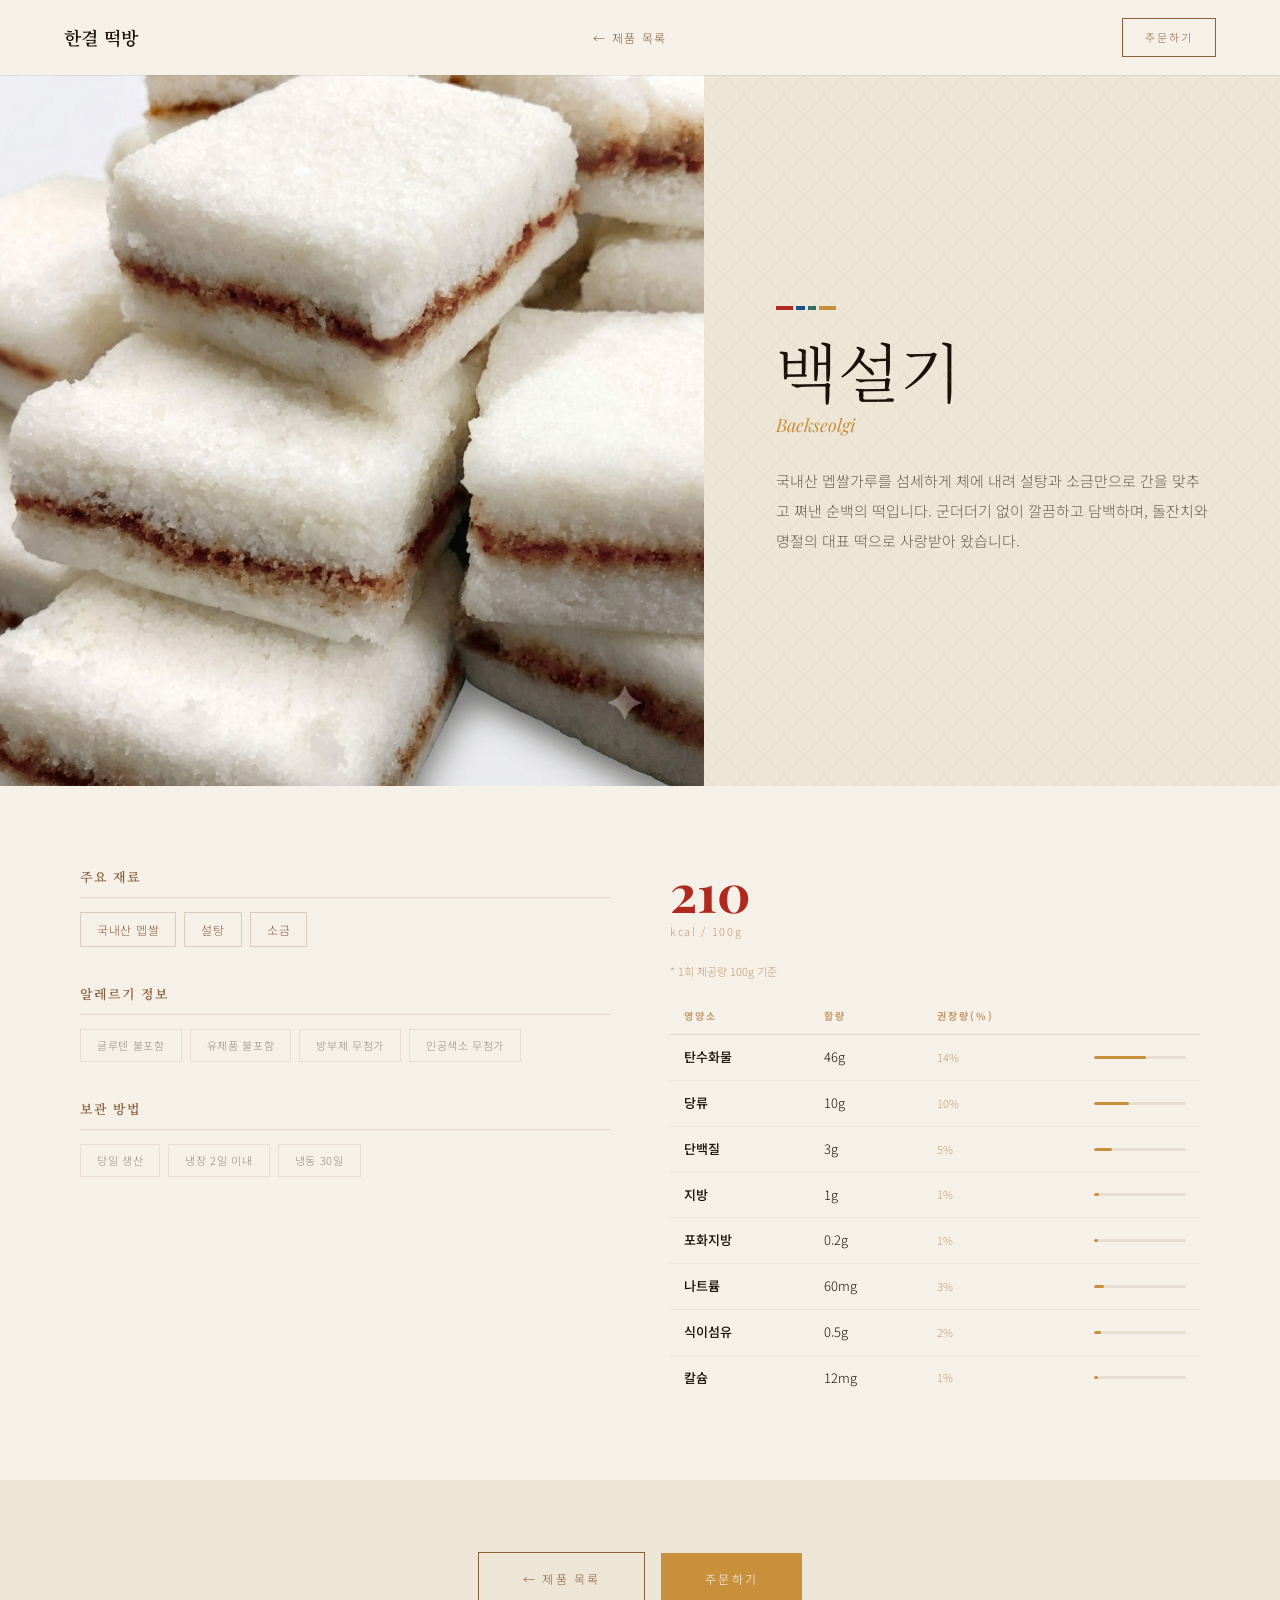
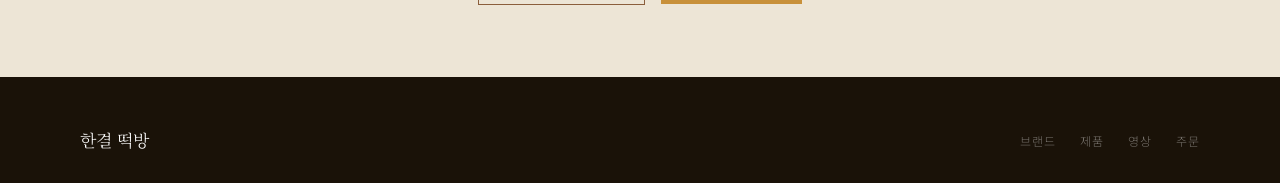
<file: products/baekseolgi.html>
<!DOCTYPE html>
<html lang="ko">
<head>
  <meta charset="UTF-8"><meta name="viewport" content="width=device-width, initial-scale=1.0">
  <title>백설기 — 한결 떡방</title>
  <link rel="preconnect" href="https://fonts.googleapis.com"><link rel="preconnect" href="https://fonts.gstatic.com" crossorigin>
  <link href="https://fonts.googleapis.com/css2?family=Noto+Serif+KR:wght@300;400;600;700&family=Noto+Sans+KR:wght@300;400;500&family=Playfair+Display:ital,wght@0,400;0,700;1,400&display=swap" rel="stylesheet">
  <style>
    :root{--cream:#F5F0E8;--cream-dark:#EDE5D6;--brown-deep:#1A1208;--brown-mid:#8B5E3C;--brown-light:#C49A6C;--gold:#C8903A;--dan-red:#B0291F;--dan-blue:#1D4E8C;--dan-green:#2D6E5B;}
    *,*::before,*::after{box-sizing:border-box;margin:0;padding:0;}
    body{background:var(--cream);color:var(--brown-deep);font-family:'Noto Sans KR',sans-serif;font-weight:300;line-height:1.75;}
    nav{position:sticky;top:0;z-index:200;display:flex;align-items:center;justify-content:space-between;padding:18px 64px;background:rgba(245,240,232,0.97);backdrop-filter:blur(16px);box-shadow:0 1px 0 rgba(139,94,60,0.12);}
    .nav-logo{font-family:'Noto Serif KR',serif;font-size:18px;font-weight:600;color:var(--brown-deep);text-decoration:none;}
    .nav-back{font-size:12px;letter-spacing:0.14em;color:var(--brown-mid);text-decoration:none;}
    .nav-back:hover{color:var(--brown-deep);}
    .nav-order{padding:9px 22px;border:1px solid var(--brown-mid);font-size:11px;letter-spacing:0.18em;color:var(--brown-mid);text-decoration:none;transition:all .3s;}
    .nav-order:hover{background:var(--gold);border-color:var(--gold);color:#fff;}
    .product-hero{display:grid;grid-template-columns:55% 45%;min-height:72vh;overflow:hidden;}
    .hero-img{position:relative;overflow:hidden;}
    .hero-img img{width:100%;height:100%;object-fit:cover;}
    .hero-info{background:var(--cream-dark);padding:80px 72px;display:flex;flex-direction:column;justify-content:center;position:relative;overflow:hidden;}
    .hero-info::before{content:'';position:absolute;inset:0;background-image:url("data:image/svg+xml,%3Csvg xmlns='http://www.w3.org/2000/svg' width='40' height='40'%3E%3Cpath d='M0 20 L20 0 L40 20 L20 40 Z' fill='none' stroke='%23A89070' stroke-width='0.8' opacity='0.2'/%3E%3C/svg%3E");pointer-events:none;}
    .deco-bar{display:flex;height:4px;gap:3px;width:60px;margin-bottom:24px;}
    .deco-bar span:nth-child(1){flex:2;background:var(--dan-red);}
    .deco-bar span:nth-child(2){flex:1;background:var(--dan-blue);}
    .deco-bar span:nth-child(3){flex:1;background:var(--dan-green);}
    .deco-bar span:nth-child(4){flex:2;background:var(--gold);}
    .product-name-kr{font-family:'Noto Serif KR',serif;font-size:clamp(40px,5vw,68px);font-weight:300;color:var(--brown-deep);margin-bottom:6px;line-height:1.1;}
    .product-name-en{font-family:'Playfair Display',serif;font-size:18px;font-style:italic;color:var(--gold);margin-bottom:24px;}
    .product-desc{font-size:15px;line-height:2;color:rgba(26,18,8,.62);}
    .content{padding:80px;display:grid;grid-template-columns:1fr 1fr;gap:60px;align-items:start;}
    .block{margin-bottom:36px;}
    .block h4{font-family:'Noto Serif KR',serif;font-size:13px;font-weight:600;color:var(--brown-mid);letter-spacing:0.08em;margin-bottom:14px;padding-bottom:8px;border-bottom:1px solid rgba(139,94,60,.15);}
    .tag-list{display:flex;flex-wrap:wrap;gap:8px;}
    .tag{padding:6px 16px;border:1px solid rgba(139,94,60,.25);font-size:12px;letter-spacing:0.06em;color:var(--brown-mid);}
    .tag.note{border-color:rgba(139,94,60,.12);color:rgba(26,18,8,.45);font-size:11px;}
    .kcal-display{font-family:'Playfair Display',serif;font-size:52px;font-weight:700;color:var(--dan-red);line-height:1;margin-bottom:4px;}
    .kcal-label{font-size:11px;letter-spacing:0.15em;color:var(--brown-light);margin-bottom:20px;}
    .nutri-note{font-size:11px;color:var(--brown-light);margin-bottom:16px;}
    table{width:100%;border-collapse:collapse;}
    thead th{padding:10px 14px;font-size:10px;letter-spacing:.2em;color:var(--brown-light);border-bottom:1px solid rgba(139,94,60,.18);text-align:left;}
    tbody td{padding:11px 14px;font-size:13px;border-bottom:1px solid rgba(139,94,60,.07);}
    tbody tr:last-child td{border-bottom:none;}
    tbody td:first-child{font-weight:500;}
    .bar-wrap{display:flex;align-items:center;gap:8px;}
    .bar-track{flex:1;height:3px;background:rgba(139,94,60,.12);border-radius:2px;overflow:hidden;}
    .bar-fill{height:100%;background:var(--gold);border-radius:2px;}
    .pct{font-size:11px;color:var(--brown-light);min-width:34px;}
    .back-bar{text-align:center;padding:72px 40px;background:var(--cream-dark);}
    .btn-back{display:inline-block;padding:15px 44px;border:1px solid var(--brown-mid);color:var(--brown-mid);font-size:12px;letter-spacing:0.18em;text-decoration:none;transition:all .3s;margin-right:12px;}
    .btn-back:hover{background:var(--brown-mid);color:#fff;}
    .btn-order{display:inline-block;padding:15px 44px;background:var(--gold);color:#fff;font-size:12px;letter-spacing:0.18em;text-decoration:none;transition:all .3s;}
    .btn-order:hover{background:var(--dan-red);}
    footer{background:#1A1208;padding:48px 80px 28px;display:flex;align-items:center;justify-content:space-between;}
    .footer-name{font-family:'Noto Serif KR',serif;font-size:17px;color:#fff;}
    .footer-links{display:flex;gap:24px;}
    .footer-links a{font-size:12px;letter-spacing:.08em;color:rgba(255,255,255,.4);text-decoration:none;}
    .footer-links a:hover{color:rgba(255,255,255,.75);}
    @media(max-width:960px){nav{padding:16px 28px;}.product-hero{grid-template-columns:1fr;}.hero-img{min-height:50vw;}.hero-info{padding:48px 40px;}.content{grid-template-columns:1fr;padding:60px 40px;}}
    @media(max-width:640px){.hero-info{padding:40px 24px;}.content{padding:48px 24px;}footer{flex-direction:column;gap:20px;padding:40px 24px 24px;text-align:center;}}
  </style>
</head>
<body>
<nav>
  <a href="../index.html" class="nav-logo">한결 떡방</a>
  <a href="../index.html#products" class="nav-back">← 제품 목록</a>
  <a href="../index.html#order" class="nav-order">주문하기</a>
</nav>
<section class="product-hero">
  <div class="hero-img"><img src="../images/baekseolgi.png" alt="백설기"></div>
  <div class="hero-info">
    <div class="deco-bar"><span></span><span></span><span></span><span></span></div>
    <div class="product-name-kr">백설기</div>
    <div class="product-name-en">Baekseolgi</div>
    <p class="product-desc">국내산 멥쌀가루를 섬세하게 체에 내려 설탕과 소금만으로 간을 맞추고 쪄낸 순백의 떡입니다. 군더더기 없이 깔끔하고 담백하며, 돌잔치와 명절의 대표 떡으로 사랑받아 왔습니다.</p>
  </div>
</section>
<div class="content">
  <div>
    <div class="block">
      <h4>주요 재료</h4>
      <div class="tag-list"><span class="tag">국내산 멥쌀</span><span class="tag">설탕</span><span class="tag">소금</span></div>
    </div>
    <div class="block">
      <h4>알레르기 정보</h4>
      <div class="tag-list"><span class="tag note">글루텐 불포함</span><span class="tag note">유제품 불포함</span><span class="tag note">방부제 무첨가</span><span class="tag note">인공색소 무첨가</span></div>
    </div>
    <div class="block">
      <h4>보관 방법</h4>
      <div class="tag-list"><span class="tag note">당일 생산</span><span class="tag note">냉장 2일 이내</span><span class="tag note">냉동 30일</span></div>
    </div>
  </div>
  <div>
    <div class="kcal-display">210</div>
    <div class="kcal-label">kcal / 100g</div>
    <p class="nutri-note">* 1회 제공량 100g 기준</p>
    <table>
      <thead><tr><th>영양소</th><th>함량</th><th>권장량(%)</th><th style="width:120px;"></th></tr></thead>
      <tbody>
        <tr><td>탄수화물</td><td>46g</td><td class="pct">14%</td><td><div class="bar-wrap"><div class="bar-track"><div class="bar-fill" style="width:57%"></div></div></div></td></tr>
        <tr><td>당류</td><td>10g</td><td class="pct">10%</td><td><div class="bar-wrap"><div class="bar-track"><div class="bar-fill" style="width:38%"></div></div></div></td></tr>
        <tr><td>단백질</td><td>3g</td><td class="pct">5%</td><td><div class="bar-wrap"><div class="bar-track"><div class="bar-fill" style="width:20%"></div></div></div></td></tr>
        <tr><td>지방</td><td>1g</td><td class="pct">1%</td><td><div class="bar-wrap"><div class="bar-track"><div class="bar-fill" style="width:5%"></div></div></div></td></tr>
        <tr><td>포화지방</td><td>0.2g</td><td class="pct">1%</td><td><div class="bar-wrap"><div class="bar-track"><div class="bar-fill" style="width:4%"></div></div></div></td></tr>
        <tr><td>나트륨</td><td>60mg</td><td class="pct">3%</td><td><div class="bar-wrap"><div class="bar-track"><div class="bar-fill" style="width:11%"></div></div></div></td></tr>
        <tr><td>식이섬유</td><td>0.5g</td><td class="pct">2%</td><td><div class="bar-wrap"><div class="bar-track"><div class="bar-fill" style="width:8%"></div></div></div></td></tr>
        <tr><td>칼슘</td><td>12mg</td><td class="pct">1%</td><td><div class="bar-wrap"><div class="bar-track"><div class="bar-fill" style="width:4%"></div></div></div></td></tr>
      </tbody>
    </table>
  </div>
</div>
<div class="back-bar">
  <a href="../index.html#products" class="btn-back">← 제품 목록</a>
  <a href="../index.html#order" class="btn-order">주문하기</a>
</div>
<footer>
  <span class="footer-name">한결 떡방</span>
  <div class="footer-links">
    <a href="../index.html#story">브랜드</a><a href="../index.html#products">제품</a>
    <a href="../index.html#video">영상</a><a href="../index.html#order">주문</a>
  </div>
</footer>
</body>
</html>
</file>
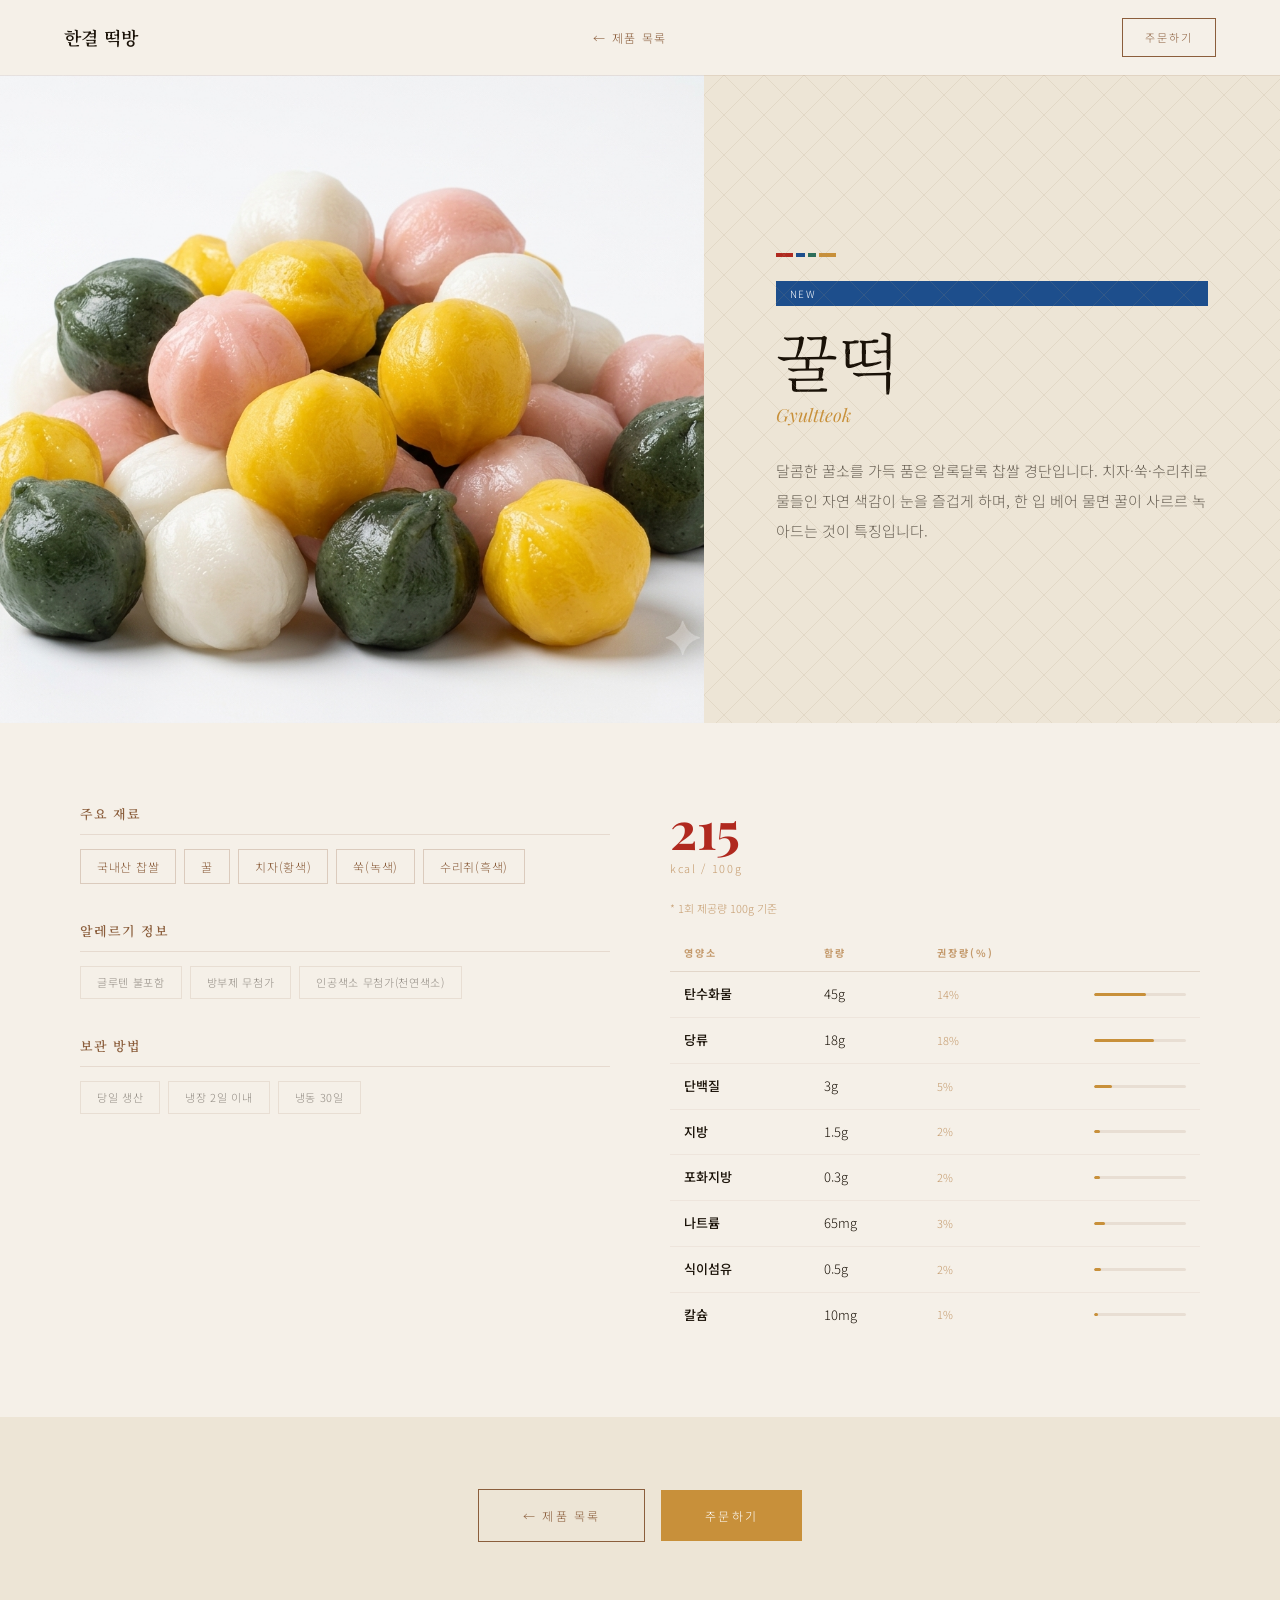
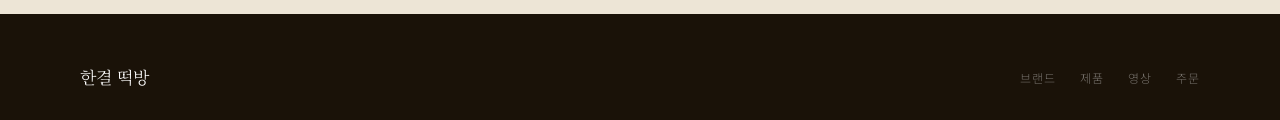
<file: products/gyultteok.html>
<!DOCTYPE html>
<html lang="ko">
<head>
  <meta charset="UTF-8"><meta name="viewport" content="width=device-width, initial-scale=1.0">
  <title>꿀떡 — 한결 떡방</title>
  <link rel="preconnect" href="https://fonts.googleapis.com"><link rel="preconnect" href="https://fonts.gstatic.com" crossorigin>
  <link href="https://fonts.googleapis.com/css2?family=Noto+Serif+KR:wght@300;400;600;700&family=Noto+Sans+KR:wght@300;400;500&family=Playfair+Display:ital,wght@0,400;0,700;1,400&display=swap" rel="stylesheet">
  <style>
    :root{--cream:#F5F0E8;--cream-dark:#EDE5D6;--brown-deep:#1A1208;--brown-mid:#8B5E3C;--brown-light:#C49A6C;--gold:#C8903A;--dan-red:#B0291F;--dan-blue:#1D4E8C;--dan-green:#2D6E5B;}
    *,*::before,*::after{box-sizing:border-box;margin:0;padding:0;}
    body{background:var(--cream);color:var(--brown-deep);font-family:'Noto Sans KR',sans-serif;font-weight:300;line-height:1.75;}
    nav{position:sticky;top:0;z-index:200;display:flex;align-items:center;justify-content:space-between;padding:18px 64px;background:rgba(245,240,232,0.97);backdrop-filter:blur(16px);box-shadow:0 1px 0 rgba(139,94,60,0.12);}
    .nav-logo{font-family:'Noto Serif KR',serif;font-size:18px;font-weight:600;color:var(--brown-deep);text-decoration:none;}
    .nav-back{font-size:12px;letter-spacing:0.14em;color:var(--brown-mid);text-decoration:none;}
    .nav-order{padding:9px 22px;border:1px solid var(--brown-mid);font-size:11px;letter-spacing:0.18em;color:var(--brown-mid);text-decoration:none;transition:all .3s;}
    .nav-order:hover{background:var(--gold);border-color:var(--gold);color:#fff;}
    .product-hero{display:grid;grid-template-columns:55% 45%;min-height:72vh;overflow:hidden;}
    .hero-img{position:relative;overflow:hidden;}
    .hero-img img{width:100%;height:100%;object-fit:cover;}
    .hero-info{background:var(--cream-dark);padding:80px 72px;display:flex;flex-direction:column;justify-content:center;position:relative;overflow:hidden;}
    .hero-info::before{content:'';position:absolute;inset:0;background-image:url("data:image/svg+xml,%3Csvg xmlns='http://www.w3.org/2000/svg' width='40' height='40'%3E%3Cpath d='M0 20 L20 0 L40 20 L20 40 Z' fill='none' stroke='%23A89070' stroke-width='0.8' opacity='0.2'/%3E%3C/svg%3E");pointer-events:none;}
    .deco-bar{display:flex;height:4px;gap:3px;width:60px;margin-bottom:24px;}
    .deco-bar span:nth-child(1){flex:2;background:var(--dan-red);}
    .deco-bar span:nth-child(2){flex:1;background:var(--dan-blue);}
    .deco-bar span:nth-child(3){flex:1;background:var(--dan-green);}
    .deco-bar span:nth-child(4){flex:2;background:var(--gold);}
    .tag-badge{display:inline-block;padding:4px 14px;background:var(--dan-blue);font-size:10px;letter-spacing:0.14em;color:#fff;margin-bottom:18px;}
    .product-name-kr{font-family:'Noto Serif KR',serif;font-size:clamp(40px,5vw,68px);font-weight:300;color:var(--brown-deep);margin-bottom:6px;line-height:1.1;}
    .product-name-en{font-family:'Playfair Display',serif;font-size:18px;font-style:italic;color:var(--gold);margin-bottom:24px;}
    .product-desc{font-size:15px;line-height:2;color:rgba(26,18,8,.62);}
    .content{padding:80px;display:grid;grid-template-columns:1fr 1fr;gap:60px;align-items:start;}
    .block{margin-bottom:36px;}
    .block h4{font-family:'Noto Serif KR',serif;font-size:13px;font-weight:600;color:var(--brown-mid);letter-spacing:0.08em;margin-bottom:14px;padding-bottom:8px;border-bottom:1px solid rgba(139,94,60,.15);}
    .tag-list{display:flex;flex-wrap:wrap;gap:8px;}
    .tag{padding:6px 16px;border:1px solid rgba(139,94,60,.25);font-size:12px;letter-spacing:0.06em;color:var(--brown-mid);}
    .tag.note{border-color:rgba(139,94,60,.12);color:rgba(26,18,8,.45);font-size:11px;}
    .kcal-display{font-family:'Playfair Display',serif;font-size:52px;font-weight:700;color:var(--dan-red);line-height:1;margin-bottom:4px;}
    .kcal-label{font-size:11px;letter-spacing:0.15em;color:var(--brown-light);margin-bottom:20px;}
    .nutri-note{font-size:11px;color:var(--brown-light);margin-bottom:16px;}
    table{width:100%;border-collapse:collapse;}
    thead th{padding:10px 14px;font-size:10px;letter-spacing:.2em;color:var(--brown-light);border-bottom:1px solid rgba(139,94,60,.18);text-align:left;}
    tbody td{padding:11px 14px;font-size:13px;border-bottom:1px solid rgba(139,94,60,.07);}
    tbody tr:last-child td{border-bottom:none;}
    tbody td:first-child{font-weight:500;}
    .bar-wrap{display:flex;align-items:center;gap:8px;}
    .bar-track{flex:1;height:3px;background:rgba(139,94,60,.12);border-radius:2px;overflow:hidden;}
    .bar-fill{height:100%;background:var(--gold);border-radius:2px;}
    .pct{font-size:11px;color:var(--brown-light);min-width:34px;}
    .back-bar{text-align:center;padding:72px 40px;background:var(--cream-dark);}
    .btn-back{display:inline-block;padding:15px 44px;border:1px solid var(--brown-mid);color:var(--brown-mid);font-size:12px;letter-spacing:0.18em;text-decoration:none;transition:all .3s;margin-right:12px;}
    .btn-back:hover{background:var(--brown-mid);color:#fff;}
    .btn-order{display:inline-block;padding:15px 44px;background:var(--gold);color:#fff;font-size:12px;letter-spacing:0.18em;text-decoration:none;transition:all .3s;}
    .btn-order:hover{background:var(--dan-red);}
    footer{background:#1A1208;padding:48px 80px 28px;display:flex;align-items:center;justify-content:space-between;}
    .footer-name{font-family:'Noto Serif KR',serif;font-size:17px;color:#fff;}
    .footer-links{display:flex;gap:24px;}
    .footer-links a{font-size:12px;letter-spacing:.08em;color:rgba(255,255,255,.4);text-decoration:none;}
    .footer-links a:hover{color:rgba(255,255,255,.75);}
    @media(max-width:960px){nav{padding:16px 28px;}.product-hero{grid-template-columns:1fr;}.hero-img{min-height:50vw;}.hero-info{padding:48px 40px;}.content{grid-template-columns:1fr;padding:60px 40px;}}
    @media(max-width:640px){.hero-info{padding:40px 24px;}.content{padding:48px 24px;}footer{flex-direction:column;gap:20px;padding:40px 24px 24px;text-align:center;}}
  </style>
</head>
<body>
<nav>
  <a href="../index.html" class="nav-logo">한결 떡방</a>
  <a href="../index.html#products" class="nav-back">← 제품 목록</a>
  <a href="../index.html#order" class="nav-order">주문하기</a>
</nav>
<section class="product-hero">
  <div class="hero-img"><img src="../images/gyultteok.png" alt="꿀떡"></div>
  <div class="hero-info">
    <div class="deco-bar"><span></span><span></span><span></span><span></span></div>
    <span class="tag-badge">NEW</span>
    <div class="product-name-kr">꿀떡</div>
    <div class="product-name-en">Gyultteok</div>
    <p class="product-desc">달콤한 꿀소를 가득 품은 알록달록 찹쌀 경단입니다. 치자·쑥·수리취로 물들인 자연 색감이 눈을 즐겁게 하며, 한 입 베어 물면 꿀이 사르르 녹아드는 것이 특징입니다.</p>
  </div>
</section>
<div class="content">
  <div>
    <div class="block">
      <h4>주요 재료</h4>
      <div class="tag-list"><span class="tag">국내산 찹쌀</span><span class="tag">꿀</span><span class="tag">치자(황색)</span><span class="tag">쑥(녹색)</span><span class="tag">수리취(흑색)</span></div>
    </div>
    <div class="block">
      <h4>알레르기 정보</h4>
      <div class="tag-list"><span class="tag note">글루텐 불포함</span><span class="tag note">방부제 무첨가</span><span class="tag note">인공색소 무첨가(천연색소)</span></div>
    </div>
    <div class="block">
      <h4>보관 방법</h4>
      <div class="tag-list"><span class="tag note">당일 생산</span><span class="tag note">냉장 2일 이내</span><span class="tag note">냉동 30일</span></div>
    </div>
  </div>
  <div>
    <div class="kcal-display">215</div>
    <div class="kcal-label">kcal / 100g</div>
    <p class="nutri-note">* 1회 제공량 100g 기준</p>
    <table>
      <thead><tr><th>영양소</th><th>함량</th><th>권장량(%)</th><th style="width:120px;"></th></tr></thead>
      <tbody>
        <tr><td>탄수화물</td><td>45g</td><td class="pct">14%</td><td><div class="bar-wrap"><div class="bar-track"><div class="bar-fill" style="width:56%"></div></div></div></td></tr>
        <tr><td>당류</td><td>18g</td><td class="pct">18%</td><td><div class="bar-wrap"><div class="bar-track"><div class="bar-fill" style="width:65%"></div></div></div></td></tr>
        <tr><td>단백질</td><td>3g</td><td class="pct">5%</td><td><div class="bar-wrap"><div class="bar-track"><div class="bar-fill" style="width:20%"></div></div></div></td></tr>
        <tr><td>지방</td><td>1.5g</td><td class="pct">2%</td><td><div class="bar-wrap"><div class="bar-track"><div class="bar-fill" style="width:7%"></div></div></div></td></tr>
        <tr><td>포화지방</td><td>0.3g</td><td class="pct">2%</td><td><div class="bar-wrap"><div class="bar-track"><div class="bar-fill" style="width:6%"></div></div></div></td></tr>
        <tr><td>나트륨</td><td>65mg</td><td class="pct">3%</td><td><div class="bar-wrap"><div class="bar-track"><div class="bar-fill" style="width:12%"></div></div></div></td></tr>
        <tr><td>식이섬유</td><td>0.5g</td><td class="pct">2%</td><td><div class="bar-wrap"><div class="bar-track"><div class="bar-fill" style="width:8%"></div></div></div></td></tr>
        <tr><td>칼슘</td><td>10mg</td><td class="pct">1%</td><td><div class="bar-wrap"><div class="bar-track"><div class="bar-fill" style="width:4%"></div></div></div></td></tr>
      </tbody>
    </table>
  </div>
</div>
<div class="back-bar">
  <a href="../index.html#products" class="btn-back">← 제품 목록</a>
  <a href="../index.html#order" class="btn-order">주문하기</a>
</div>
<footer>
  <span class="footer-name">한결 떡방</span>
  <div class="footer-links">
    <a href="../index.html#story">브랜드</a><a href="../index.html#products">제품</a>
    <a href="../index.html#video">영상</a><a href="../index.html#order">주문</a>
  </div>
</footer>
</body>
</html>
</file>
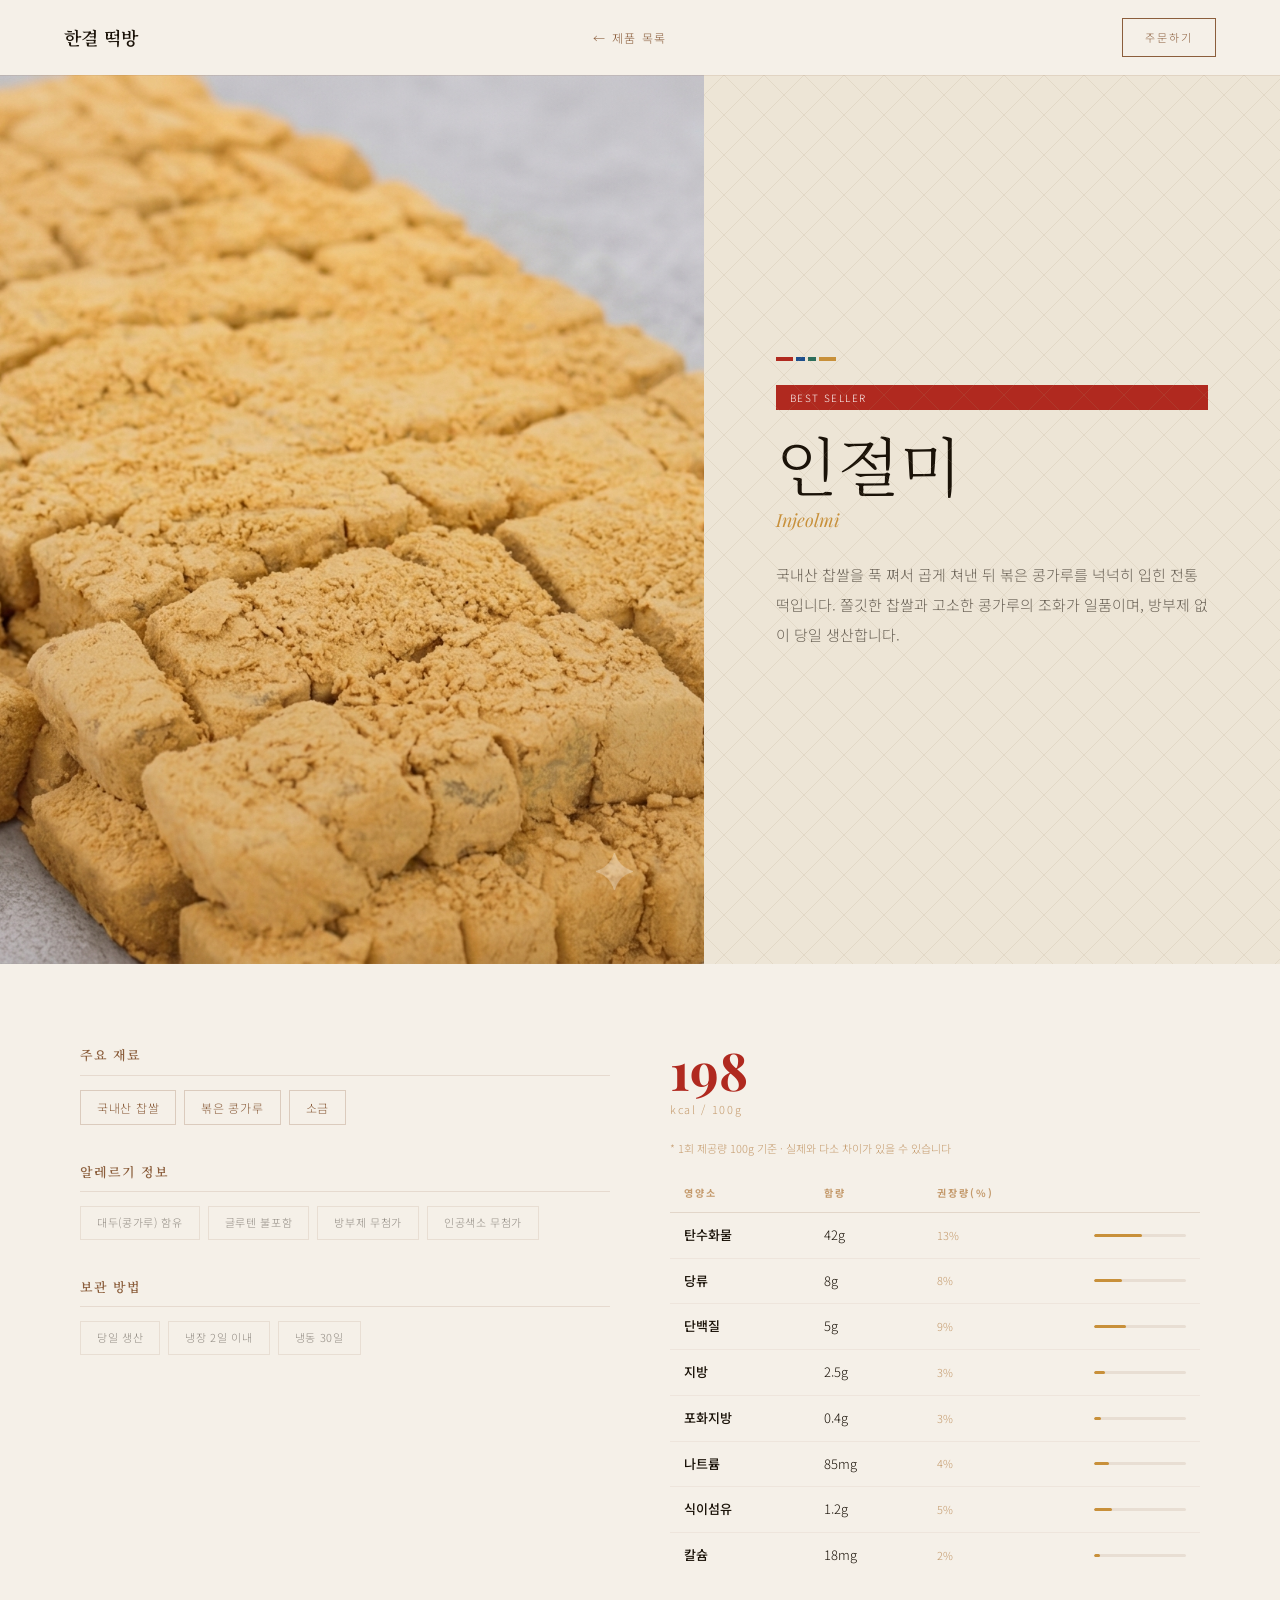
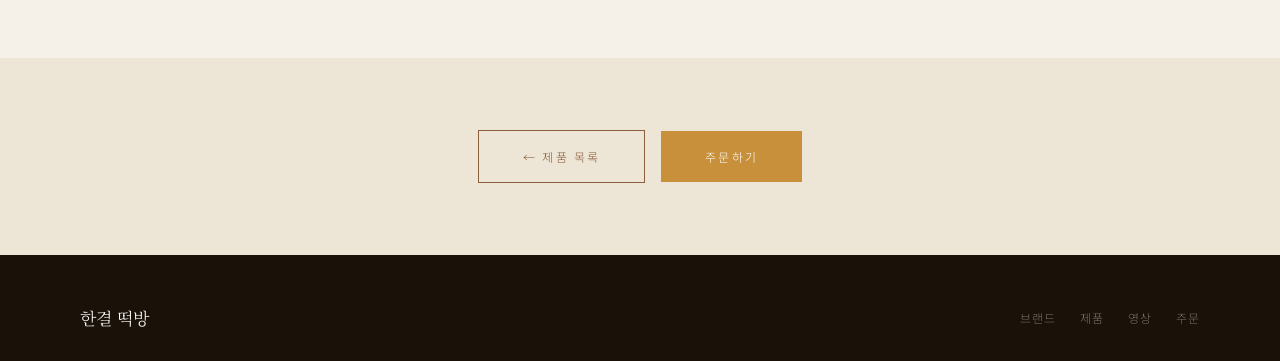
<file: products/injeolmi.html>
<!DOCTYPE html>
<html lang="ko">
<head>
  <meta charset="UTF-8">
  <meta name="viewport" content="width=device-width, initial-scale=1.0">
  <title>인절미 — 한결 떡방</title>
  <link rel="preconnect" href="https://fonts.googleapis.com">
  <link rel="preconnect" href="https://fonts.gstatic.com" crossorigin>
  <link href="https://fonts.googleapis.com/css2?family=Noto+Serif+KR:wght@300;400;600;700&family=Noto+Sans+KR:wght@300;400;500&family=Playfair+Display:ital,wght@0,400;0,700;1,400&display=swap" rel="stylesheet">
  <style>
    :root{--cream:#F5F0E8;--cream-dark:#EDE5D6;--brown-deep:#1A1208;--brown-mid:#8B5E3C;--brown-light:#C49A6C;--gold:#C8903A;--gold-light:#E8C87A;--dan-red:#B0291F;--dan-blue:#1D4E8C;--dan-green:#2D6E5B;}
    *,*::before,*::after{box-sizing:border-box;margin:0;padding:0;}
    html{scroll-behavior:smooth;}
    body{background:var(--cream);color:var(--brown-deep);font-family:'Noto Sans KR',sans-serif;font-weight:300;line-height:1.75;}
    /* NAV */
    nav{position:sticky;top:0;z-index:200;display:flex;align-items:center;justify-content:space-between;padding:18px 64px;background:rgba(245,240,232,0.97);backdrop-filter:blur(16px);box-shadow:0 1px 0 rgba(139,94,60,0.12);}
    .nav-logo{font-family:'Noto Serif KR',serif;font-size:18px;font-weight:600;color:var(--brown-deep);text-decoration:none;}
    .nav-back{font-size:12px;letter-spacing:0.14em;color:var(--brown-mid);text-decoration:none;transition:color .3s;}
    .nav-back:hover{color:var(--brown-deep);}
    .nav-order{padding:9px 22px;border:1px solid var(--brown-mid);font-size:11px;letter-spacing:0.18em;color:var(--brown-mid);text-decoration:none;transition:all .3s;}
    .nav-order:hover{background:var(--gold);border-color:var(--gold);color:#fff;}
    /* HERO */
    .product-hero{display:grid;grid-template-columns:55% 45%;min-height:72vh;overflow:hidden;}
    .hero-img{position:relative;overflow:hidden;}
    .hero-img img{width:100%;height:100%;object-fit:cover;}
    .hero-info{background:var(--cream-dark);padding:80px 72px;display:flex;flex-direction:column;justify-content:center;position:relative;overflow:hidden;}
    .hero-info::before{content:'';position:absolute;inset:0;background-image:url("data:image/svg+xml,%3Csvg xmlns='http://www.w3.org/2000/svg' width='40' height='40'%3E%3Cpath d='M0 20 L20 0 L40 20 L20 40 Z' fill='none' stroke='%23A89070' stroke-width='0.8' opacity='0.2'/%3E%3C/svg%3E");pointer-events:none;}
    .deco-bar{display:flex;height:4px;gap:3px;width:60px;margin-bottom:24px;}
    .deco-bar span:nth-child(1){flex:2;background:var(--dan-red);}
    .deco-bar span:nth-child(2){flex:1;background:var(--dan-blue);}
    .deco-bar span:nth-child(3){flex:1;background:var(--dan-green);}
    .deco-bar span:nth-child(4){flex:2;background:var(--gold);}
    .tag-badge{display:inline-block;padding:4px 14px;background:var(--dan-red);font-size:10px;letter-spacing:0.14em;color:#fff;margin-bottom:18px;}
    .product-name-kr{font-family:'Noto Serif KR',serif;font-size:clamp(40px,5vw,68px);font-weight:300;color:var(--brown-deep);margin-bottom:6px;line-height:1.1;}
    .product-name-en{font-family:'Playfair Display',serif;font-size:18px;font-style:italic;color:var(--gold);margin-bottom:24px;}
    .product-desc{font-size:15px;line-height:2;color:rgba(26,18,8,.62);margin-bottom:32px;}
    /* CONTENT */
    .content{padding:80px;display:grid;grid-template-columns:1fr 1fr;gap:60px;align-items:start;background:var(--cream);}
    .block{margin-bottom:36px;}
    .block h4{font-family:'Noto Serif KR',serif;font-size:13px;font-weight:600;color:var(--brown-mid);letter-spacing:0.08em;margin-bottom:14px;padding-bottom:8px;border-bottom:1px solid rgba(139,94,60,.15);}
    .tag-list{display:flex;flex-wrap:wrap;gap:8px;}
    .tag{padding:6px 16px;border:1px solid rgba(139,94,60,.25);font-size:12px;letter-spacing:0.06em;color:var(--brown-mid);}
    .tag.note{border-color:rgba(139,94,60,.12);color:rgba(26,18,8,.45);font-size:11px;}
    /* NUTRITION */
    .kcal-display{font-family:'Playfair Display',serif;font-size:52px;font-weight:700;color:var(--dan-red);line-height:1;margin-bottom:4px;}
    .kcal-label{font-size:11px;letter-spacing:0.15em;color:var(--brown-light);margin-bottom:20px;}
    .nutri-note{font-size:11px;color:var(--brown-light);margin-bottom:16px;}
    table{width:100%;border-collapse:collapse;}
    thead th{padding:10px 14px;font-size:10px;letter-spacing:.2em;color:var(--brown-light);border-bottom:1px solid rgba(139,94,60,.18);text-align:left;}
    tbody td{padding:11px 14px;font-size:13px;color:var(--brown-deep);border-bottom:1px solid rgba(139,94,60,.07);}
    tbody tr:last-child td{border-bottom:none;}
    tbody td:first-child{font-weight:500;}
    .bar-wrap{display:flex;align-items:center;gap:8px;}
    .bar-track{flex:1;height:3px;background:rgba(139,94,60,.12);border-radius:2px;overflow:hidden;}
    .bar-fill{height:100%;background:var(--gold);border-radius:2px;}
    .pct{font-size:11px;color:var(--brown-light);min-width:34px;}
    /* BACK */
    .back-bar{text-align:center;padding:72px 40px;background:var(--cream-dark);}
    .btn-back{display:inline-block;padding:15px 44px;border:1px solid var(--brown-mid);color:var(--brown-mid);font-size:12px;letter-spacing:0.18em;text-decoration:none;transition:all .3s;margin-right:12px;}
    .btn-back:hover{background:var(--brown-mid);color:#fff;}
    .btn-order{display:inline-block;padding:15px 44px;background:var(--gold);color:#fff;font-size:12px;letter-spacing:0.18em;text-decoration:none;transition:all .3s;}
    .btn-order:hover{background:var(--dan-red);}
    /* FOOTER */
    footer{background:var(--brown-deep);padding:48px 80px 28px;display:flex;align-items:center;justify-content:space-between;}
    .footer-name{font-family:'Noto Serif KR',serif;font-size:17px;color:#fff;}
    .footer-links{display:flex;gap:24px;}
    .footer-links a{font-size:12px;letter-spacing:.08em;color:rgba(255,255,255,.4);text-decoration:none;transition:color .3s;}
    .footer-links a:hover{color:rgba(255,255,255,.75);}
    @media(max-width:960px){
      nav{padding:16px 28px;}
      .product-hero{grid-template-columns:1fr;}
      .hero-img{min-height:50vw;}
      .hero-info{padding:48px 40px;}
      .content{grid-template-columns:1fr;padding:60px 40px;}
    }
    @media(max-width:640px){
      .hero-info{padding:40px 24px;}
      .content{padding:48px 24px;}
      footer{flex-direction:column;gap:20px;padding:40px 24px 24px;text-align:center;}
    }
  </style>
</head>
<body>
<nav>
  <a href="../index.html" class="nav-logo">한결 떡방</a>
  <a href="../index.html#products" class="nav-back">← 제품 목록</a>
  <a href="../index.html#order" class="nav-order">주문하기</a>
</nav>

<section class="product-hero">
  <div class="hero-img">
    <img src="../images/injeolmi.png" alt="인절미" style="object-position:center 40%;">
  </div>
  <div class="hero-info">
    <div class="deco-bar"><span></span><span></span><span></span><span></span></div>
    <span class="tag-badge">BEST SELLER</span>
    <div class="product-name-kr">인절미</div>
    <div class="product-name-en">Injeolmi</div>
    <p class="product-desc">국내산 찹쌀을 푹 쪄서 곱게 쳐낸 뒤 볶은 콩가루를 넉넉히 입힌 전통 떡입니다. 쫄깃한 찹쌀과 고소한 콩가루의 조화가 일품이며, 방부제 없이 당일 생산합니다.</p>
  </div>
</section>

<div class="content">
  <div>
    <div class="block">
      <h4>주요 재료</h4>
      <div class="tag-list">
        <span class="tag">국내산 찹쌀</span>
        <span class="tag">볶은 콩가루</span>
        <span class="tag">소금</span>
      </div>
    </div>
    <div class="block">
      <h4>알레르기 정보</h4>
      <div class="tag-list">
        <span class="tag note">대두(콩가루) 함유</span>
        <span class="tag note">글루텐 불포함</span>
        <span class="tag note">방부제 무첨가</span>
        <span class="tag note">인공색소 무첨가</span>
      </div>
    </div>
    <div class="block">
      <h4>보관 방법</h4>
      <div class="tag-list">
        <span class="tag note">당일 생산</span>
        <span class="tag note">냉장 2일 이내</span>
        <span class="tag note">냉동 30일</span>
      </div>
    </div>
  </div>
  <div>
    <div class="kcal-display">198</div>
    <div class="kcal-label">kcal / 100g</div>
    <p class="nutri-note">* 1회 제공량 100g 기준 · 실제와 다소 차이가 있을 수 있습니다</p>
    <table>
      <thead><tr><th>영양소</th><th>함량</th><th>권장량(%)</th><th style="width:120px;"></th></tr></thead>
      <tbody>
        <tr><td>탄수화물</td><td>42g</td><td class="pct">13%</td><td><div class="bar-wrap"><div class="bar-track"><div class="bar-fill" style="width:52%"></div></div></div></td></tr>
        <tr><td>당류</td><td>8g</td><td class="pct">8%</td><td><div class="bar-wrap"><div class="bar-track"><div class="bar-fill" style="width:30%"></div></div></div></td></tr>
        <tr><td>단백질</td><td>5g</td><td class="pct">9%</td><td><div class="bar-wrap"><div class="bar-track"><div class="bar-fill" style="width:35%"></div></div></div></td></tr>
        <tr><td>지방</td><td>2.5g</td><td class="pct">3%</td><td><div class="bar-wrap"><div class="bar-track"><div class="bar-fill" style="width:12%"></div></div></div></td></tr>
        <tr><td>포화지방</td><td>0.4g</td><td class="pct">3%</td><td><div class="bar-wrap"><div class="bar-track"><div class="bar-fill" style="width:8%"></div></div></div></td></tr>
        <tr><td>나트륨</td><td>85mg</td><td class="pct">4%</td><td><div class="bar-wrap"><div class="bar-track"><div class="bar-fill" style="width:16%"></div></div></div></td></tr>
        <tr><td>식이섬유</td><td>1.2g</td><td class="pct">5%</td><td><div class="bar-wrap"><div class="bar-track"><div class="bar-fill" style="width:20%"></div></div></div></td></tr>
        <tr><td>칼슘</td><td>18mg</td><td class="pct">2%</td><td><div class="bar-wrap"><div class="bar-track"><div class="bar-fill" style="width:7%"></div></div></div></td></tr>
      </tbody>
    </table>
  </div>
</div>

<div class="back-bar">
  <a href="../index.html#products" class="btn-back">← 제품 목록</a>
  <a href="../index.html#order" class="btn-order">주문하기</a>
</div>

<footer>
  <span class="footer-name">한결 떡방</span>
  <div class="footer-links">
    <a href="../index.html#story">브랜드</a>
    <a href="../index.html#products">제품</a>
    <a href="../index.html#video">영상</a>
    <a href="../index.html#order">주문</a>
  </div>
</footer>
</body>
</html>
</file>
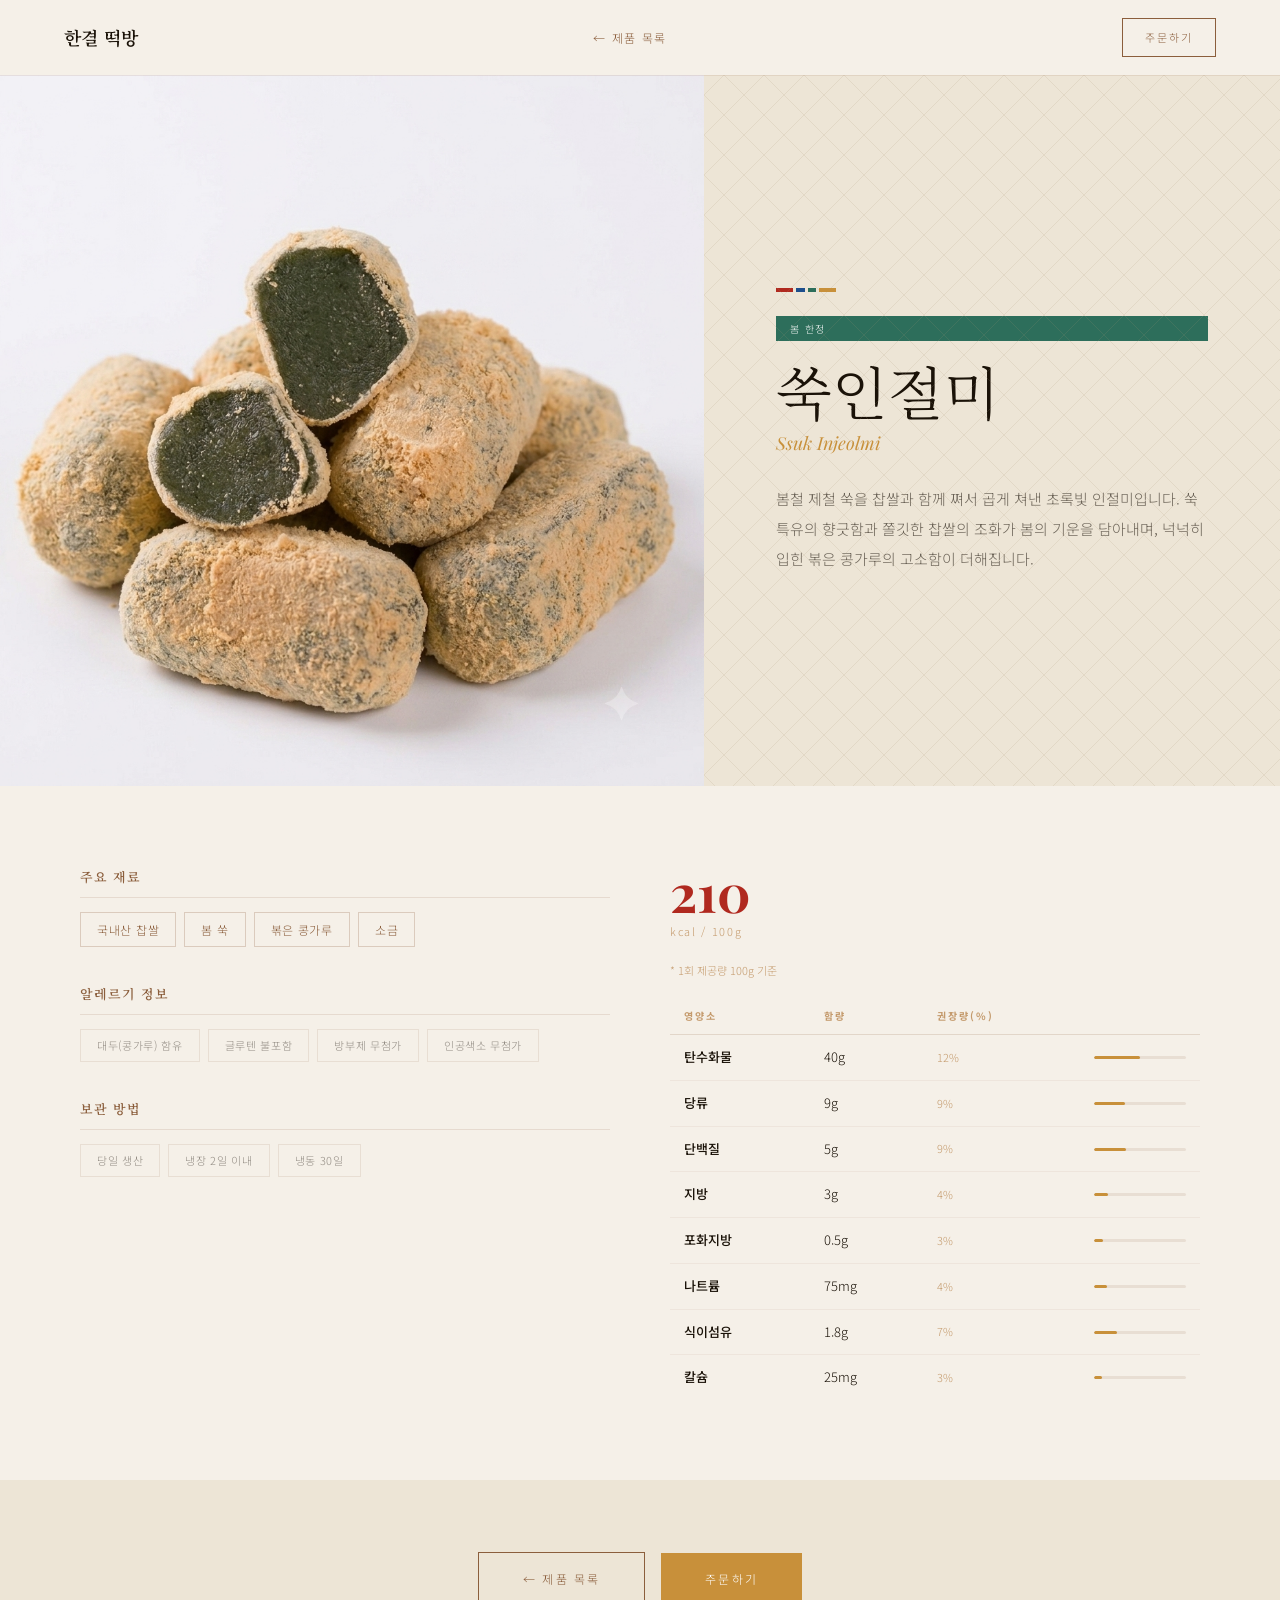
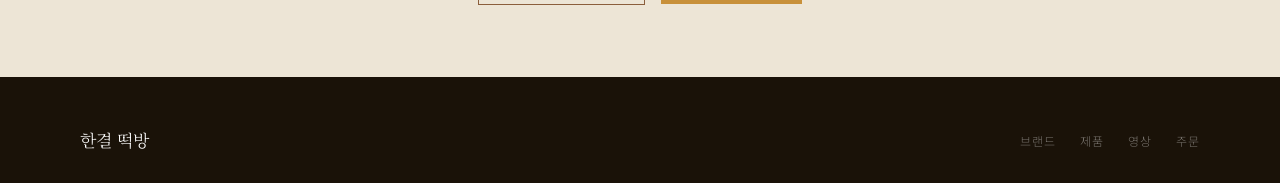
<file: products/ssuk-injeolmi.html>
<!DOCTYPE html>
<html lang="ko">
<head>
  <meta charset="UTF-8"><meta name="viewport" content="width=device-width, initial-scale=1.0">
  <title>쑥인절미 — 한결 떡방</title>
  <link rel="preconnect" href="https://fonts.googleapis.com"><link rel="preconnect" href="https://fonts.gstatic.com" crossorigin>
  <link href="https://fonts.googleapis.com/css2?family=Noto+Serif+KR:wght@300;400;600;700&family=Noto+Sans+KR:wght@300;400;500&family=Playfair+Display:ital,wght@0,400;0,700;1,400&display=swap" rel="stylesheet">
  <style>
    :root{--cream:#F5F0E8;--cream-dark:#EDE5D6;--brown-deep:#1A1208;--brown-mid:#8B5E3C;--brown-light:#C49A6C;--gold:#C8903A;--dan-red:#B0291F;--dan-blue:#1D4E8C;--dan-green:#2D6E5B;}
    *,*::before,*::after{box-sizing:border-box;margin:0;padding:0;}
    body{background:var(--cream);color:var(--brown-deep);font-family:'Noto Sans KR',sans-serif;font-weight:300;line-height:1.75;}
    nav{position:sticky;top:0;z-index:200;display:flex;align-items:center;justify-content:space-between;padding:18px 64px;background:rgba(245,240,232,0.97);backdrop-filter:blur(16px);box-shadow:0 1px 0 rgba(139,94,60,0.12);}
    .nav-logo{font-family:'Noto Serif KR',serif;font-size:18px;font-weight:600;color:var(--brown-deep);text-decoration:none;}
    .nav-back{font-size:12px;letter-spacing:0.14em;color:var(--brown-mid);text-decoration:none;}
    .nav-order{padding:9px 22px;border:1px solid var(--brown-mid);font-size:11px;letter-spacing:0.18em;color:var(--brown-mid);text-decoration:none;transition:all .3s;}
    .nav-order:hover{background:var(--gold);border-color:var(--gold);color:#fff;}
    .product-hero{display:grid;grid-template-columns:55% 45%;min-height:72vh;overflow:hidden;}
    .hero-img img{width:100%;height:100%;object-fit:cover;display:block;}
    .hero-info{background:var(--cream-dark);padding:80px 72px;display:flex;flex-direction:column;justify-content:center;position:relative;overflow:hidden;}
    .hero-info::before{content:'';position:absolute;inset:0;background-image:url("data:image/svg+xml,%3Csvg xmlns='http://www.w3.org/2000/svg' width='40' height='40'%3E%3Cpath d='M0 20 L20 0 L40 20 L20 40 Z' fill='none' stroke='%23A89070' stroke-width='0.8' opacity='0.2'/%3E%3C/svg%3E");pointer-events:none;}
    .deco-bar{display:flex;height:4px;gap:3px;width:60px;margin-bottom:24px;}
    .deco-bar span:nth-child(1){flex:2;background:var(--dan-red);}
    .deco-bar span:nth-child(2){flex:1;background:var(--dan-blue);}
    .deco-bar span:nth-child(3){flex:1;background:var(--dan-green);}
    .deco-bar span:nth-child(4){flex:2;background:var(--gold);}
    .tag-badge{display:inline-block;padding:4px 14px;background:var(--dan-green);font-size:10px;letter-spacing:0.14em;color:#fff;margin-bottom:18px;}
    .product-name-kr{font-family:'Noto Serif KR',serif;font-size:clamp(36px,4.5vw,62px);font-weight:300;color:var(--brown-deep);margin-bottom:6px;line-height:1.1;}
    .product-name-en{font-family:'Playfair Display',serif;font-size:18px;font-style:italic;color:var(--gold);margin-bottom:24px;}
    .product-desc{font-size:15px;line-height:2;color:rgba(26,18,8,.62);}
    .content{padding:80px;display:grid;grid-template-columns:1fr 1fr;gap:60px;align-items:start;}
    .block{margin-bottom:36px;}
    .block h4{font-family:'Noto Serif KR',serif;font-size:13px;font-weight:600;color:var(--brown-mid);letter-spacing:0.08em;margin-bottom:14px;padding-bottom:8px;border-bottom:1px solid rgba(139,94,60,.15);}
    .tag-list{display:flex;flex-wrap:wrap;gap:8px;}
    .tag{padding:6px 16px;border:1px solid rgba(139,94,60,.25);font-size:12px;letter-spacing:0.06em;color:var(--brown-mid);}
    .tag.note{border-color:rgba(139,94,60,.12);color:rgba(26,18,8,.45);font-size:11px;}
    .kcal-display{font-family:'Playfair Display',serif;font-size:52px;font-weight:700;color:var(--dan-red);line-height:1;margin-bottom:4px;}
    .kcal-label{font-size:11px;letter-spacing:0.15em;color:var(--brown-light);margin-bottom:20px;}
    .nutri-note{font-size:11px;color:var(--brown-light);margin-bottom:16px;}
    table{width:100%;border-collapse:collapse;}
    thead th{padding:10px 14px;font-size:10px;letter-spacing:.2em;color:var(--brown-light);border-bottom:1px solid rgba(139,94,60,.18);text-align:left;}
    tbody td{padding:11px 14px;font-size:13px;border-bottom:1px solid rgba(139,94,60,.07);}
    tbody tr:last-child td{border-bottom:none;}
    tbody td:first-child{font-weight:500;}
    .bar-wrap{display:flex;align-items:center;gap:8px;}
    .bar-track{flex:1;height:3px;background:rgba(139,94,60,.12);border-radius:2px;overflow:hidden;}
    .bar-fill{height:100%;background:var(--gold);border-radius:2px;}
    .pct{font-size:11px;color:var(--brown-light);min-width:34px;}
    .back-bar{text-align:center;padding:72px 40px;background:var(--cream-dark);}
    .btn-back{display:inline-block;padding:15px 44px;border:1px solid var(--brown-mid);color:var(--brown-mid);font-size:12px;letter-spacing:0.18em;text-decoration:none;transition:all .3s;margin-right:12px;}
    .btn-back:hover{background:var(--brown-mid);color:#fff;}
    .btn-order{display:inline-block;padding:15px 44px;background:var(--gold);color:#fff;font-size:12px;letter-spacing:0.18em;text-decoration:none;transition:all .3s;}
    .btn-order:hover{background:var(--dan-red);}
    footer{background:#1A1208;padding:48px 80px 28px;display:flex;align-items:center;justify-content:space-between;}
    .footer-name{font-family:'Noto Serif KR',serif;font-size:17px;color:#fff;}
    .footer-links{display:flex;gap:24px;}
    .footer-links a{font-size:12px;letter-spacing:.08em;color:rgba(255,255,255,.4);text-decoration:none;}
    .footer-links a:hover{color:rgba(255,255,255,.75);}
    @media(max-width:960px){nav{padding:16px 28px;}.product-hero{grid-template-columns:1fr;}.hero-img{min-height:50vw;}.hero-info{padding:48px 40px;}.content{grid-template-columns:1fr;padding:60px 40px;}}
    @media(max-width:640px){.hero-info{padding:40px 24px;}.content{padding:48px 24px;}footer{flex-direction:column;gap:20px;padding:40px 24px 24px;text-align:center;}}
  </style>
</head>
<body>
<nav>
  <a href="../index.html" class="nav-logo">한결 떡방</a>
  <a href="../index.html#products" class="nav-back">← 제품 목록</a>
  <a href="../index.html#order" class="nav-order">주문하기</a>
</nav>
<section class="product-hero">
  <div class="hero-img"><img src="../images/ssuk-injeolmi.png" alt="쑥인절미" style="object-position:center 50%;"></div>
  <div class="hero-info">
    <div class="deco-bar"><span></span><span></span><span></span><span></span></div>
    <span class="tag-badge">봄 한정</span>
    <div class="product-name-kr">쑥인절미</div>
    <div class="product-name-en">Ssuk Injeolmi</div>
    <p class="product-desc">봄철 제철 쑥을 찹쌀과 함께 쪄서 곱게 쳐낸 초록빛 인절미입니다. 쑥 특유의 향긋함과 쫄깃한 찹쌀의 조화가 봄의 기운을 담아내며, 넉넉히 입힌 볶은 콩가루의 고소함이 더해집니다.</p>
  </div>
</section>
<div class="content">
  <div>
    <div class="block">
      <h4>주요 재료</h4>
      <div class="tag-list"><span class="tag">국내산 찹쌀</span><span class="tag">봄 쑥</span><span class="tag">볶은 콩가루</span><span class="tag">소금</span></div>
    </div>
    <div class="block">
      <h4>알레르기 정보</h4>
      <div class="tag-list"><span class="tag note">대두(콩가루) 함유</span><span class="tag note">글루텐 불포함</span><span class="tag note">방부제 무첨가</span><span class="tag note">인공색소 무첨가</span></div>
    </div>
    <div class="block">
      <h4>보관 방법</h4>
      <div class="tag-list"><span class="tag note">당일 생산</span><span class="tag note">냉장 2일 이내</span><span class="tag note">냉동 30일</span></div>
    </div>
  </div>
  <div>
    <div class="kcal-display">210</div>
    <div class="kcal-label">kcal / 100g</div>
    <p class="nutri-note">* 1회 제공량 100g 기준</p>
    <table>
      <thead><tr><th>영양소</th><th>함량</th><th>권장량(%)</th><th style="width:120px;"></th></tr></thead>
      <tbody>
        <tr><td>탄수화물</td><td>40g</td><td class="pct">12%</td><td><div class="bar-wrap"><div class="bar-track"><div class="bar-fill" style="width:50%"></div></div></div></td></tr>
        <tr><td>당류</td><td>9g</td><td class="pct">9%</td><td><div class="bar-wrap"><div class="bar-track"><div class="bar-fill" style="width:34%"></div></div></div></td></tr>
        <tr><td>단백질</td><td>5g</td><td class="pct">9%</td><td><div class="bar-wrap"><div class="bar-track"><div class="bar-fill" style="width:35%"></div></div></div></td></tr>
        <tr><td>지방</td><td>3g</td><td class="pct">4%</td><td><div class="bar-wrap"><div class="bar-track"><div class="bar-fill" style="width:15%"></div></div></div></td></tr>
        <tr><td>포화지방</td><td>0.5g</td><td class="pct">3%</td><td><div class="bar-wrap"><div class="bar-track"><div class="bar-fill" style="width:10%"></div></div></div></td></tr>
        <tr><td>나트륨</td><td>75mg</td><td class="pct">4%</td><td><div class="bar-wrap"><div class="bar-track"><div class="bar-fill" style="width:14%"></div></div></div></td></tr>
        <tr><td>식이섬유</td><td>1.8g</td><td class="pct">7%</td><td><div class="bar-wrap"><div class="bar-track"><div class="bar-fill" style="width:25%"></div></div></div></td></tr>
        <tr><td>칼슘</td><td>25mg</td><td class="pct">3%</td><td><div class="bar-wrap"><div class="bar-track"><div class="bar-fill" style="width:9%"></div></div></div></td></tr>
      </tbody>
    </table>
  </div>
</div>
<div class="back-bar">
  <a href="../index.html#products" class="btn-back">← 제품 목록</a>
  <a href="../index.html#order" class="btn-order">주문하기</a>
</div>
<footer>
  <span class="footer-name">한결 떡방</span>
  <div class="footer-links">
    <a href="../index.html#story">브랜드</a><a href="../index.html#products">제품</a>
    <a href="../index.html#video">영상</a><a href="../index.html#order">주문</a>
  </div>
</footer>
</body>
</html>
</file>
